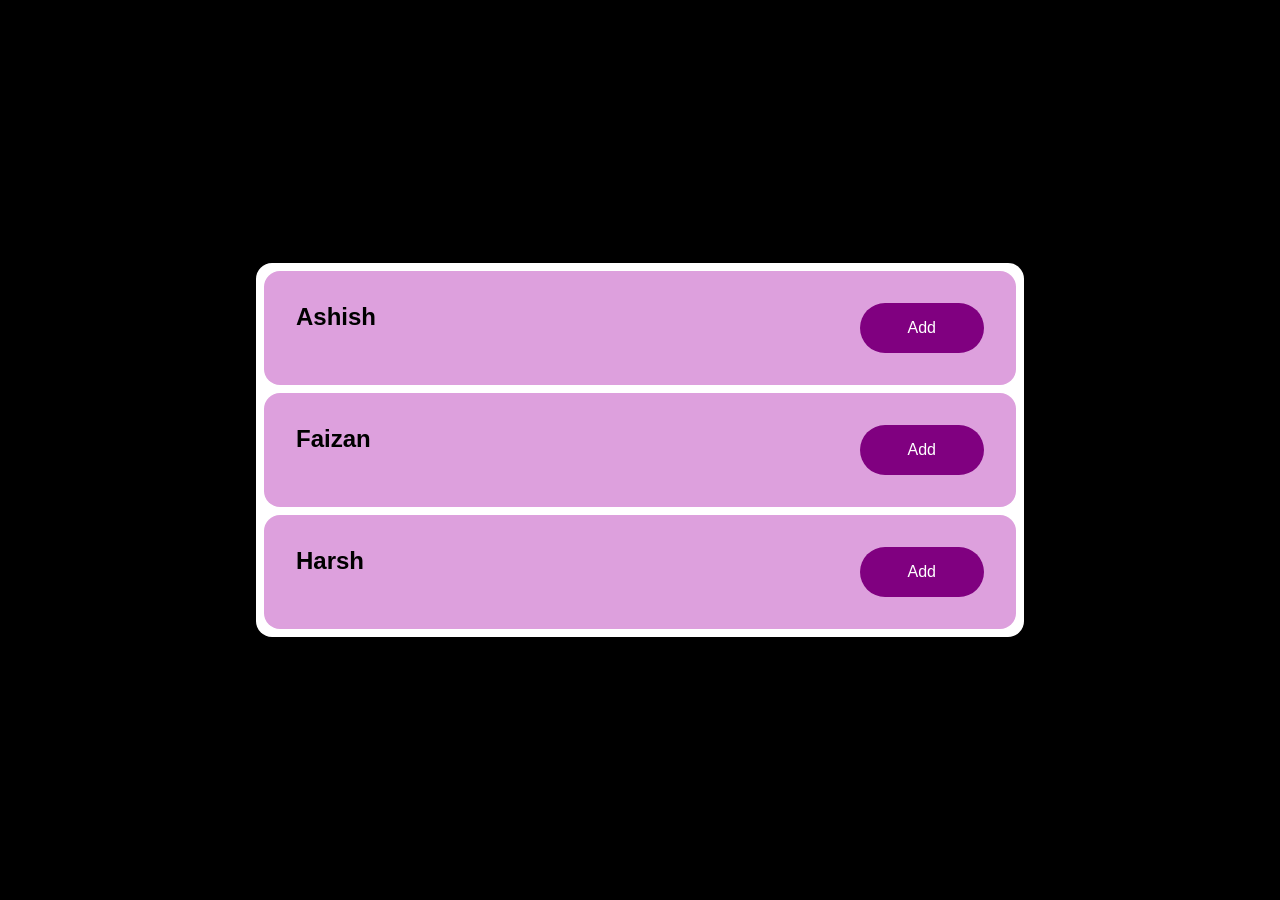
<file: Dom10/index.html>
<!DOCTYPE html>
<html lang="en">
<head>
    <meta charset="UTF-8">
    <meta name="viewport" content="width=device-width, initial-scale=1.0">
    <title>Document</title>
    <link rel="stylesheet" href="style.css">
</head>
<body>
    <main>
        <section>
        <div id="elem">
            <h1>Ashish</h1>
            <button class="btn">Add</button>
        </div>
        <div id="elem">
             <h1>Faizan</h1>
            <button class="btn">Add</button>
        </div>
        <div id="elem">
             <h1>Harsh</h1>
            <button class="btn">Add</button>
        </div>
        </section>
    </main>
    <script src="script.js"></script>
</body>
</html>
</file>
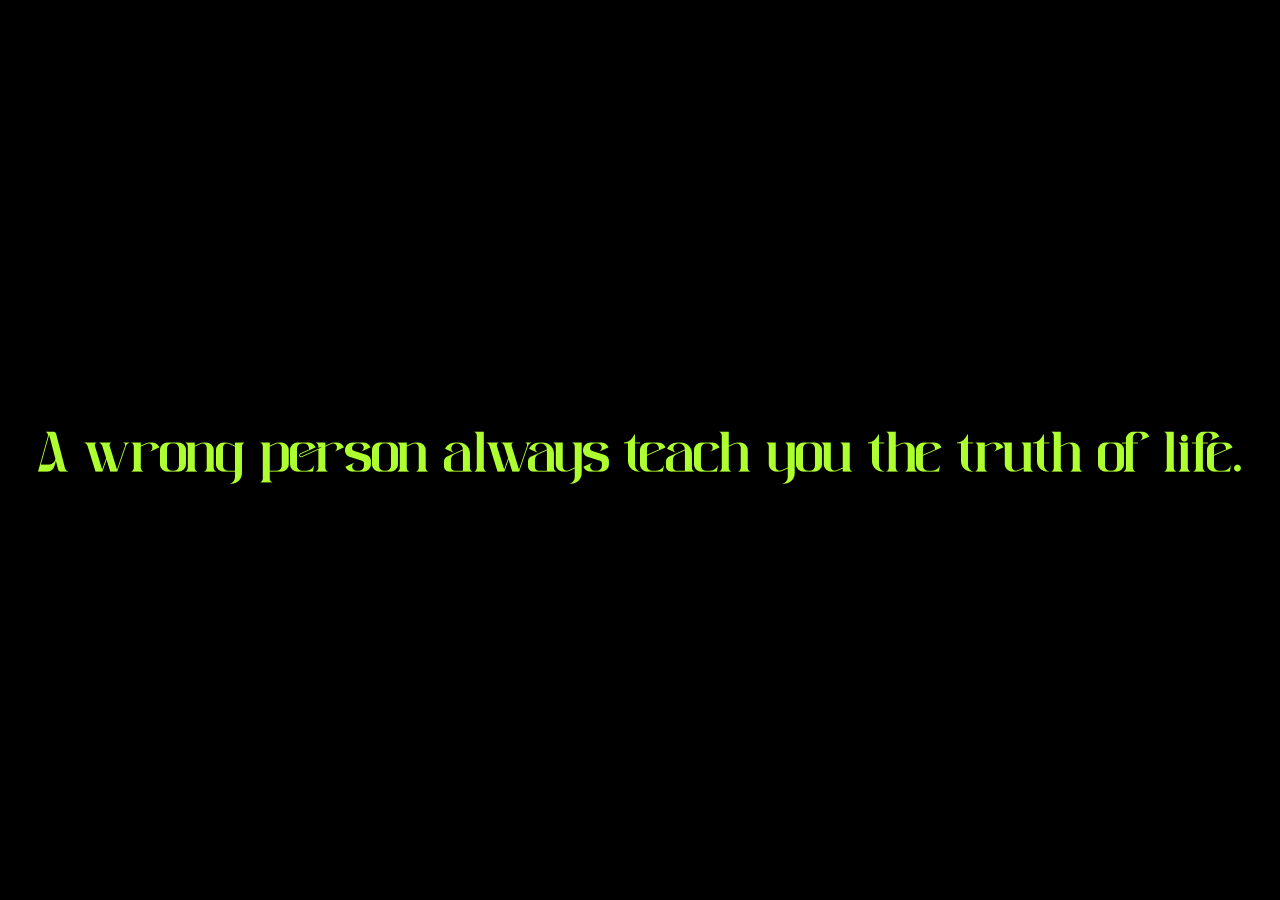
<file: Dom13/index.html>
<!DOCTYPE html>
<html lang="en">
<head>
    <meta charset="UTF-8">
    <meta name="viewport" content="width=device-width, initial-scale=1.0">
    <title>Document</title>
    <link rel="stylesheet" href="style.css">
</head>
<body>
    <main>
        <p>A wrong person always teach you the truth of life.</p>
    </main>
    <script src="script.js"></script>
</body>
</html>
</file>
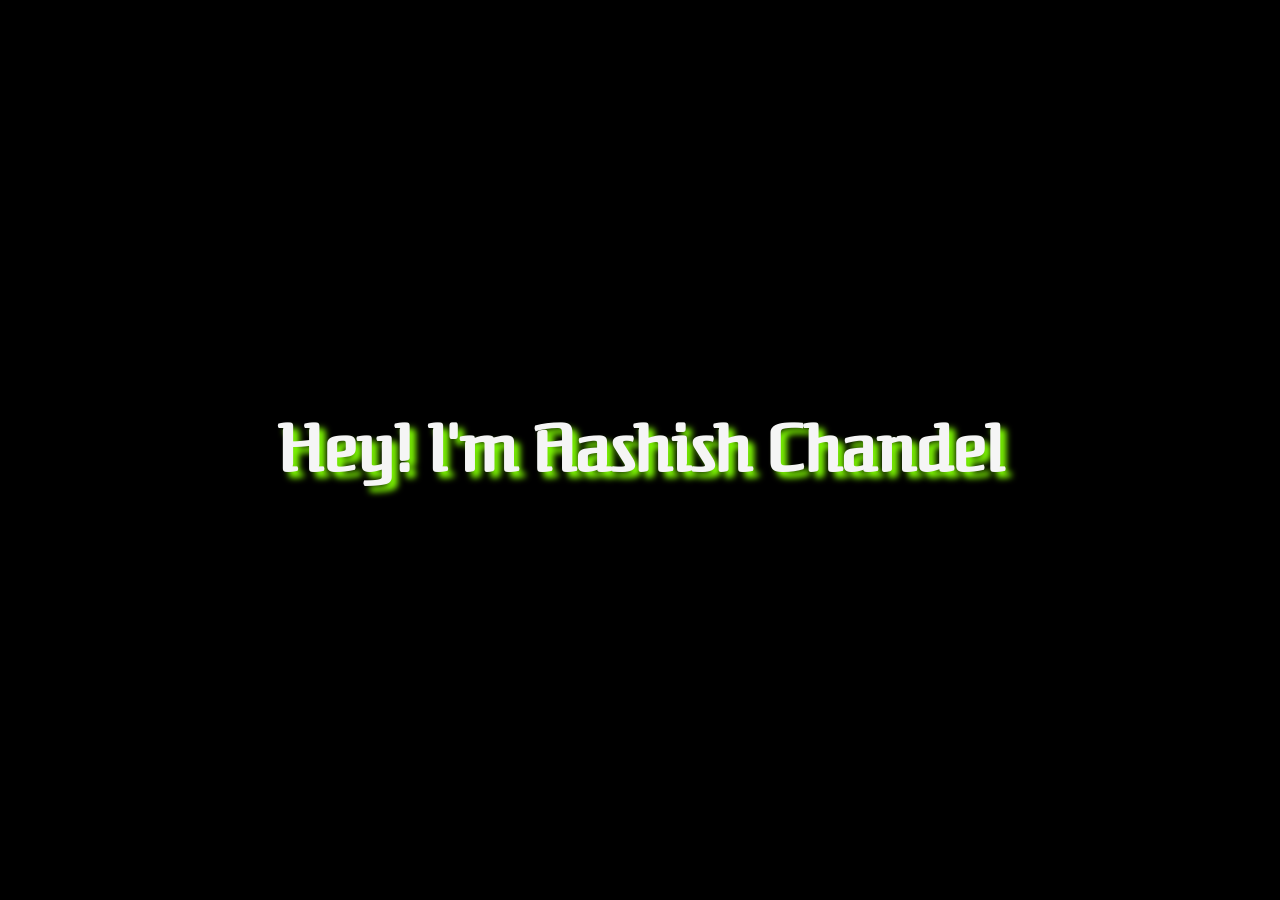
<file: Dom2/index.html>
<!DOCTYPE html>
<html lang="en">
<head>
    <meta charset="UTF-8">
    <meta name="viewport" content="width=device-width, initial-scale=1.0">
    <title>Document</title>
    <link rel="stylesheet" href="style.css">
</head>
<body>
    <main>
        <h1>Hey! I'm Aashish Chandel</h1>
    </main>
    <script src="script.js"></script>
</body>
</html>
</file>
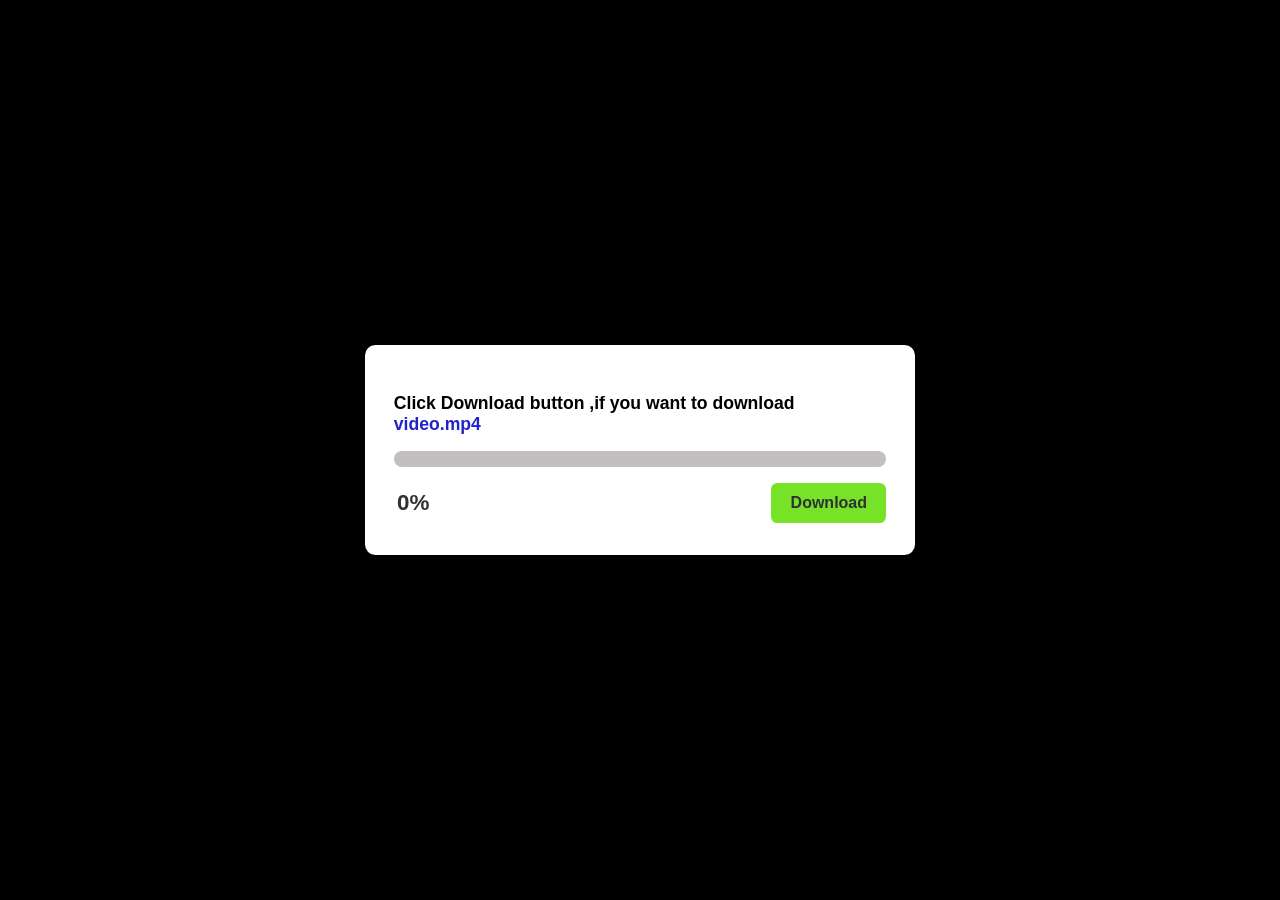
<file: Dom4/index.html>
<!DOCTYPE html>
<html lang="en">
<head>
    <meta charset="UTF-8">
    <meta name="viewport" content="width=device-width, initial-scale=1.0">
    <title>Document</title>
    <link rel="stylesheet" href="style.css">
</head>
<body>
    <main>
     <div id="box">
        <p>Click Download button ,if you want to download <span>video.mp4</span></p>
        <div id="download">
            <div id="progress"></div>
        </div>
        <div id="bottom">
        <h1>0%</h1>
        <button class="btn">Download</button>
        </div>
     </div>

    </main>
    <script src="script.js"></script>
</body>
</html>
</file>
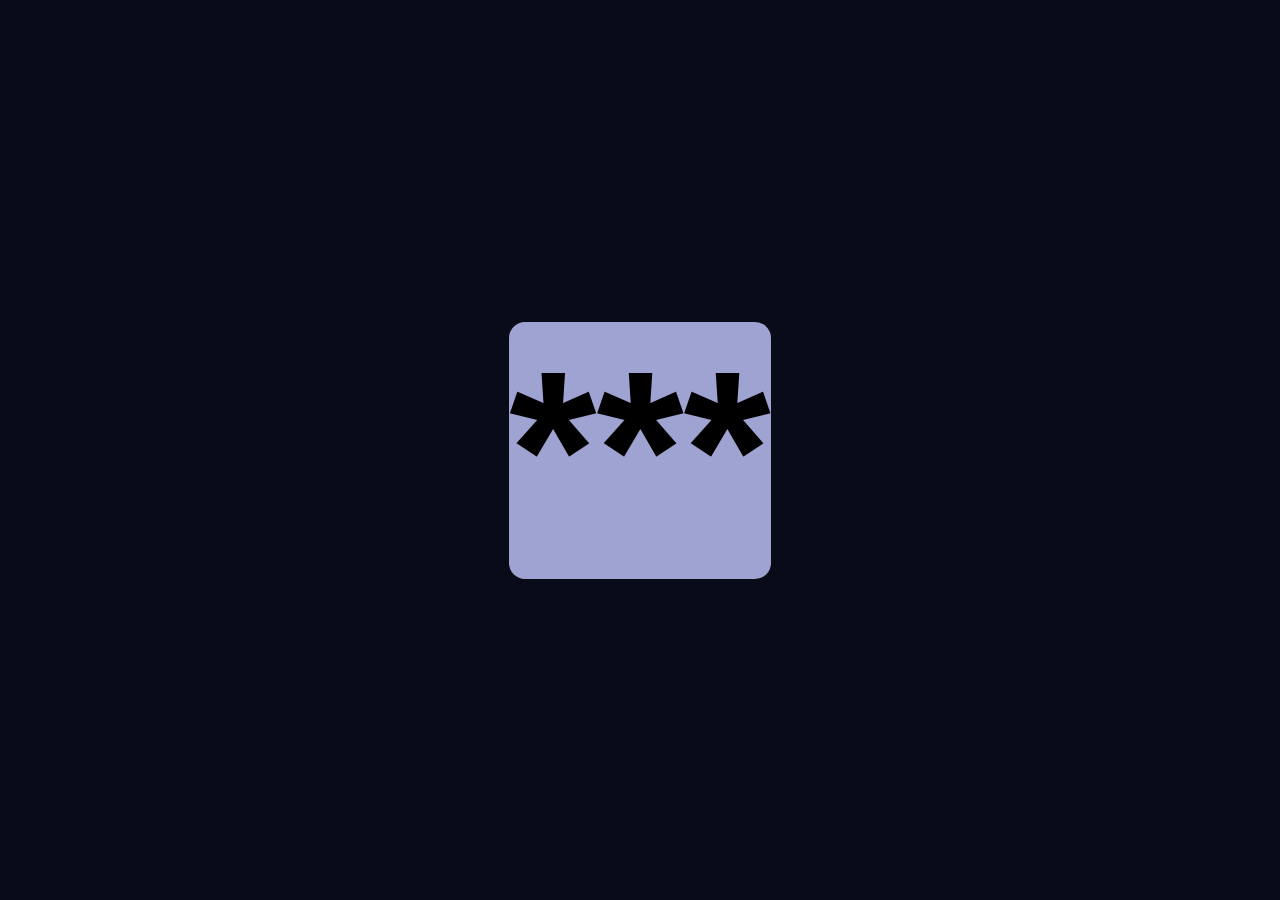
<file: Dom8/index.html>
<!DOCTYPE html>
<html lang="en">
<head>
    <meta charset="UTF-8">
    <meta name="viewport" content="width=device-width, initial-scale=1.0">
    <title>Document</title>
    <link rel="stylesheet" href="style.css">
</head>
<body>
    <main>
        <h1>***</h1>
    </main>
    <script src="script.js"></script>
</body>
</html>
</file>
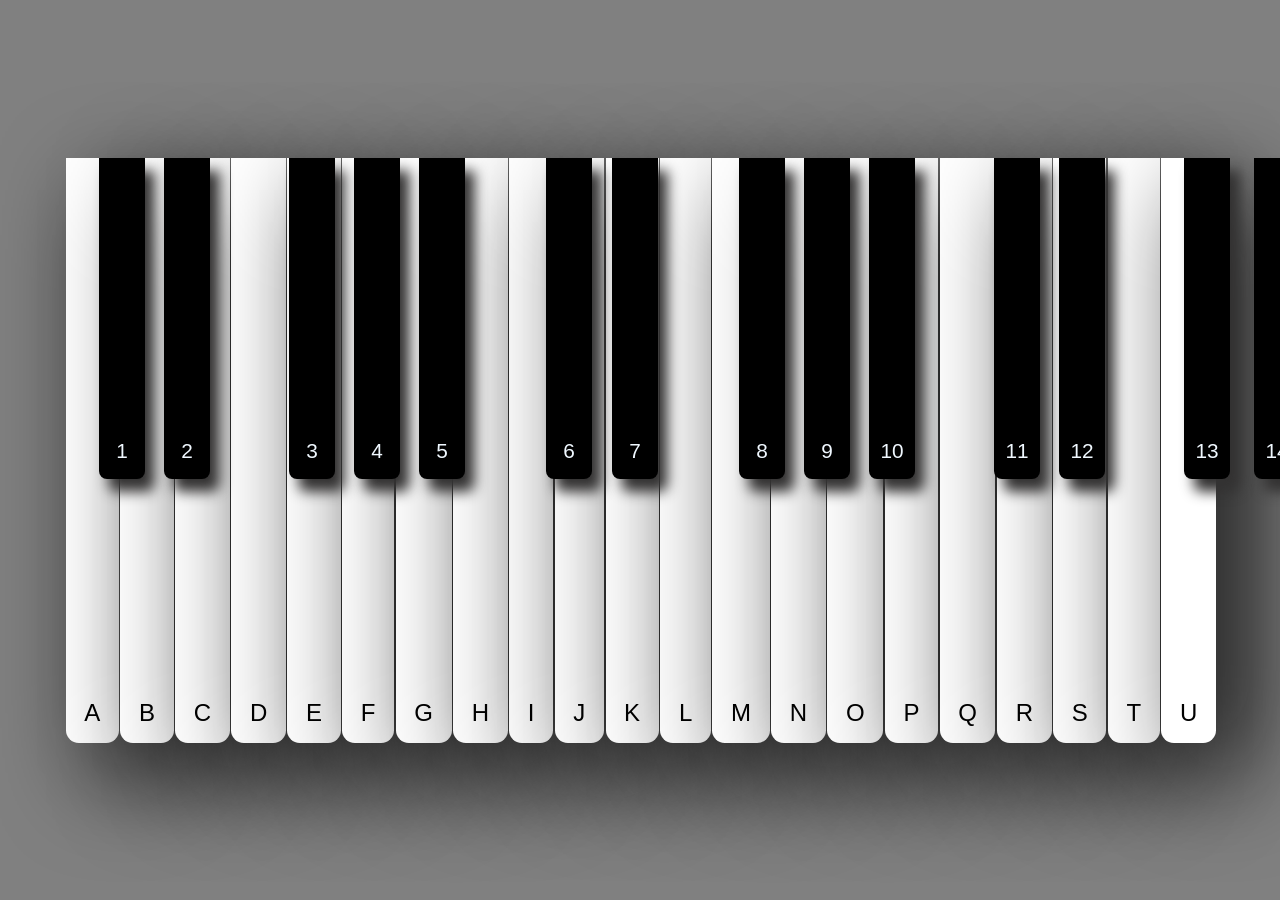
<file: Dom9/index.html>
<!DOCTYPE html>
<html lang="en">
<head>
    <meta charset="UTF-8">
    <meta name="viewport" content="width=device-width, initial-scale=1.0">
    <title>Document</title>
    <link rel="stylesheet" href="style.css">
</head>
<body>
    <main>
        <section>
            <div class="top"></div>

            <div class="white_btn" id="w1" ><h3>A</h3></div>
            <div class="black" id="b1"><h4>1</h4></div>
            <div class="white_btn" id="w2" ><h3>B</h3></div>
            <div class="black" id="b2"><h4>2</h4></div>
            <div class="white_btn" id="w3" ><h3>C</h3></div>

            <div class="white_btn" id="w4" ><h3>D</h3></div>
            <div class="black" id="b3"><h4>3</h4></div>
            <div class="white_btn" id="w5" ><h3>E</h3></div>
            <div class="black" id="b4"><h4>4</h4></div>
            <div class="white_btn" id="w6" ><h3>F</h3></div>
            <div class="black" id="b5"><h4>5</h4></div>
            <div class="white_btn" id="w7" ><h3>G</h3></div>

            <div class="white_btn" id="w8" ><h3>H</h3></div>
            <div class="black" id="b6"><h4>6</h4></div>
            <div class="white_btn" id="w9" ><h3>I</h3></div>
            <div class="black" id="b7"><h4>7</h4></div>
            <div class="white_btn" id="w10"> <h3>J</h3></div>

            <div class="white_btn" id="w11"> <h3>K</h3></div>
            <div class="black" id="b8"><h4>8</h4></div>
            <div class="white_btn" id="w12"> <h3>L</h3></div>
            <div class="black" id="b9"><h4>9</h4></div>
            <div class="white_btn" id="w13"> <h3>M</h3></div>
            <div class="black" id="b10"><h4>10</h4></div>
            <div class="white_btn" id="w14"> <h3>N</h3></div>

            <div class="white_btn" id="w15"> <h3>O</h3></div>
            <div class="black" id="b11"><h4>11</h4></div>
            <div class="white_btn" id="w16"> <h3>P</h3></div>
            <div class="black" id="b12"><h4>12</h4></div>
            <div class="white_btn" id="w18"> <h3>Q</h3></div>

            <div class="white_btn" id="w19"> <h3>R</h3></div>
            <div class="black" id="b13"><h4>13</h4></div>
            <div class="white_btn" id="w20"> <h3>S</h3></div>
            <div class="black" id="b14"><h4>14</h4></div>
            <div class="white_btn" id="w21"> <h3>T</h3></div>
            <div class="black" id="b15"><h4>15</h4></div>
            <div class="white_btn" id="w22"> <h3>U</h3></div>
            
        </section>
    </main>
    <script src="script.js"></script>
</body>
</html>
</file>
<file: Dom10/style.css>
* {
  margin: 0;
  padding: 0;
  box-sizing: border-box;
}

html, body {
  width: 100%;
  height: 100%;
  font-family: Arial, Helvetica, sans-serif;
}

main {
  width: 100%;
  height: 100%;
  background-color: black;
  display: flex;
  justify-content: center;
  align-items: center;
}
main section {
  width: 60%;
  background-color: white;
  border-radius: 1rem;
  display: flex;
  flex-direction: column;
  gap: 0.5rem;
  padding: 0.5rem;
}
main section #elem {
  width: 100%;
  display: flex;
  justify-content: space-between;
  background-color: plum;
  flex-direction: row;
  padding: 2rem;
  border-radius: 1rem;
}
main section #elem .btn {
  padding: 1rem 3rem;
  font-family: Arial, Helvetica, sans-serif;
  font-size: 1rem;
  border: none;
  border-radius: 2rem;
  color: white;
  background-color: purple;
}/*# sourceMappingURL=style.css.map */
</file>
<file: Dom13/style.css>
* {
  margin: 0;
  padding: 0;
  box-sizing: border-box;
}

html, body {
  width: 100%;
  height: 100%;
  font-family: myfont;
}

@font-face {
  font-family: myfont;
  src: url("./Qermola.otf");
}
main {
  width: 100%;
  height: 100%;
  background-color: black;
  display: flex;
  justify-content: center;
  align-items: center;
}
main p {
  color: greenyellow;
  font-size: 3rem;
}/*# sourceMappingURL=style.css.map */
</file>
<file: Dom2/style.css>
* {
  margin: 0;
  padding: 0;
  box-sizing: border-box;
}

html, body {
  width: 100%;
  height: 100%;
  background-color: black;
  font-family: myfont;
}

@font-face {
  font-family: myfont;
  src: url("./Federant-Regular.ttf");
}
main {
  width: 100%;
  height: 100%;
  display: flex;
  flex-direction: column;
  justify-content: center;
  align-items: center;
  cursor: pointer;
}
main h1 {
  color: whitesmoke;
  border: none;
  border-radius: 0.6rem;
  font-size: 4rem;
  font-weight: 600;
  z-index: 6;
  cursor: pointer;
  text-shadow: 6px 6px 6px rgb(128, 254, 3);
}
main .btn:active {
  scale: 0.9;
}/*# sourceMappingURL=style.css.map */
</file>
<file: Dom4/style.css>
* {
  margin: 0;
  padding: 0;
  box-sizing: border-box;
}

html, body {
  width: 100%;
  height: 100%;
  font-family: Arial, Helvetica, sans-serif;
}

main {
  width: 100%;
  height: 100%;
  background-color: black;
  display: flex;
  flex-direction: column;
  justify-content: center;
  align-items: center;
}
main #box {
  width: 550px;
  height: 210px;
  background-color: white;
  padding: 3rem 1.8rem;
  border-radius: 0.65rem;
  display: flex;
  flex-direction: column;
  align-items: center;
  gap: 1rem;
}
main #box p {
  font-size: 1.1rem;
  color: black;
  font-family: "Segoe UI", Tahoma, Geneva, Verdana, sans-serif;
  font-weight: 600;
  text-align: start;
}
main #box span {
  color: rgb(34, 34, 205);
}
main #box #download {
  width: 100%;
  height: 1rem;
  border-radius: 0.5rem;
  background-color: #c3bfbf;
}
main #box #download #progress {
  width: 0%;
  height: 1rem;
  background-color: rgb(84, 177, 18);
  border-radius: 0.5rem;
}
main #box #bottom {
  width: 100%;
  display: flex;
  flex-direction: row;
  align-items: center;
  justify-content: space-between;
}
main #box #bottom .btn {
  padding: 0.7rem 1.2rem;
  color: rgb(50, 49, 49);
  font-size: 1rem;
  border: none;
  border-radius: 0.4rem;
  font-weight: 600;
  background-color: rgb(118, 226, 40);
}
main #box #bottom .btn:active {
  scale: 0.95;
}
main #box #bottom h1 {
  font-size: 1.4rem;
  color: rgb(50, 49, 49);
  margin-left: 0.2rem;
}/*# sourceMappingURL=style.css.map */
</file>
<file: Dom8/style.css>
* {
  margin: 0;
  padding: 0;
  box-sizing: border-box;
}

html, body {
  width: 100%;
  height: 100%;
  font-family: Arial, Helvetica, sans-serif;
}

main {
  width: 100%;
  height: 100%;
  background-color: rgb(10, 11, 24);
  display: flex;
  justify-content: center;
  align-items: center;
}
main h1 {
  font-size: 14rem;
  color: black;
  background-color: rgb(159, 163, 209);
  display: inline;
  border-radius: 1rem;
  cursor: pointer;
}/*# sourceMappingURL=style.css.map */
</file>
<file: Dom9/style.css>
* {
  margin: 0;
  padding: 0;
  box-sizing: border-box;
}

html, body {
  width: 100%;
  height: 100%;
  font-family: Arial, Helvetica, sans-serif;
  -webkit-user-select: none;
     -moz-user-select: none;
          user-select: none;
}

main {
  width: 100%;
  height: 100%;
  background-color: gray;
  display: flex;
  justify-content: center;
  align-items: center;
}
main section {
  width: 90%;
  height: 65%;
  border-radius: 1rem;
  display: flex;
  position: relative;
  gap: 0.1rem;
}
main section .white_btn {
  flex-grow: 1;
  background-color: white;
  border-bottom-left-radius: 0.8rem;
  border-bottom-right-radius: 0.8rem;
  box-shadow: 2rem 2rem 6rem rgb(8, 8, 8);
  display: flex;
  flex-direction: column;
  justify-content: end;
  align-items: center;
  padding: 1rem;
}
main section .white_btn h3 {
  font-size: 1.5rem;
  font-weight: 530;
}
main section .black {
  width: 4%;
  height: 55%;
  background-color: black;
  border-bottom-left-radius: 0.5rem;
  border-bottom-right-radius: 0.5rem;
  position: absolute;
  top: 0;
  z-index: 5;
  box-shadow: 0.6rem 0.8rem 0.8rem rgb(51, 50, 50);
  display: flex;
  flex-direction: column;
  justify-content: end;
  align-items: center;
  color: aliceblue;
  padding: 1rem;
}
main section .black h4 {
  font-size: 1.3rem;
  font-weight: 530;
}
main section #b1 {
  left: 35px;
}
main section #b2 {
  left: 100px;
}
main section #b3 {
  left: 225px;
}
main section #b4 {
  left: 290px;
}
main section #b5 {
  left: 355px;
}
main section #b6 {
  left: 482px;
}
main section #b7 {
  left: 548px;
}
main section #b8 {
  left: 675px;
}
main section #b9 {
  left: 740px;
}
main section #b10 {
  left: 805px;
}
main section #b11 {
  left: 930px;
}
main section #b12 {
  left: 995px;
}
main section #b13 {
  left: 1120px;
}
main section #b14 {
  left: 1190px;
}
main section #b15 {
  left: 1255px;
}/*# sourceMappingURL=style.css.map */
</file>
